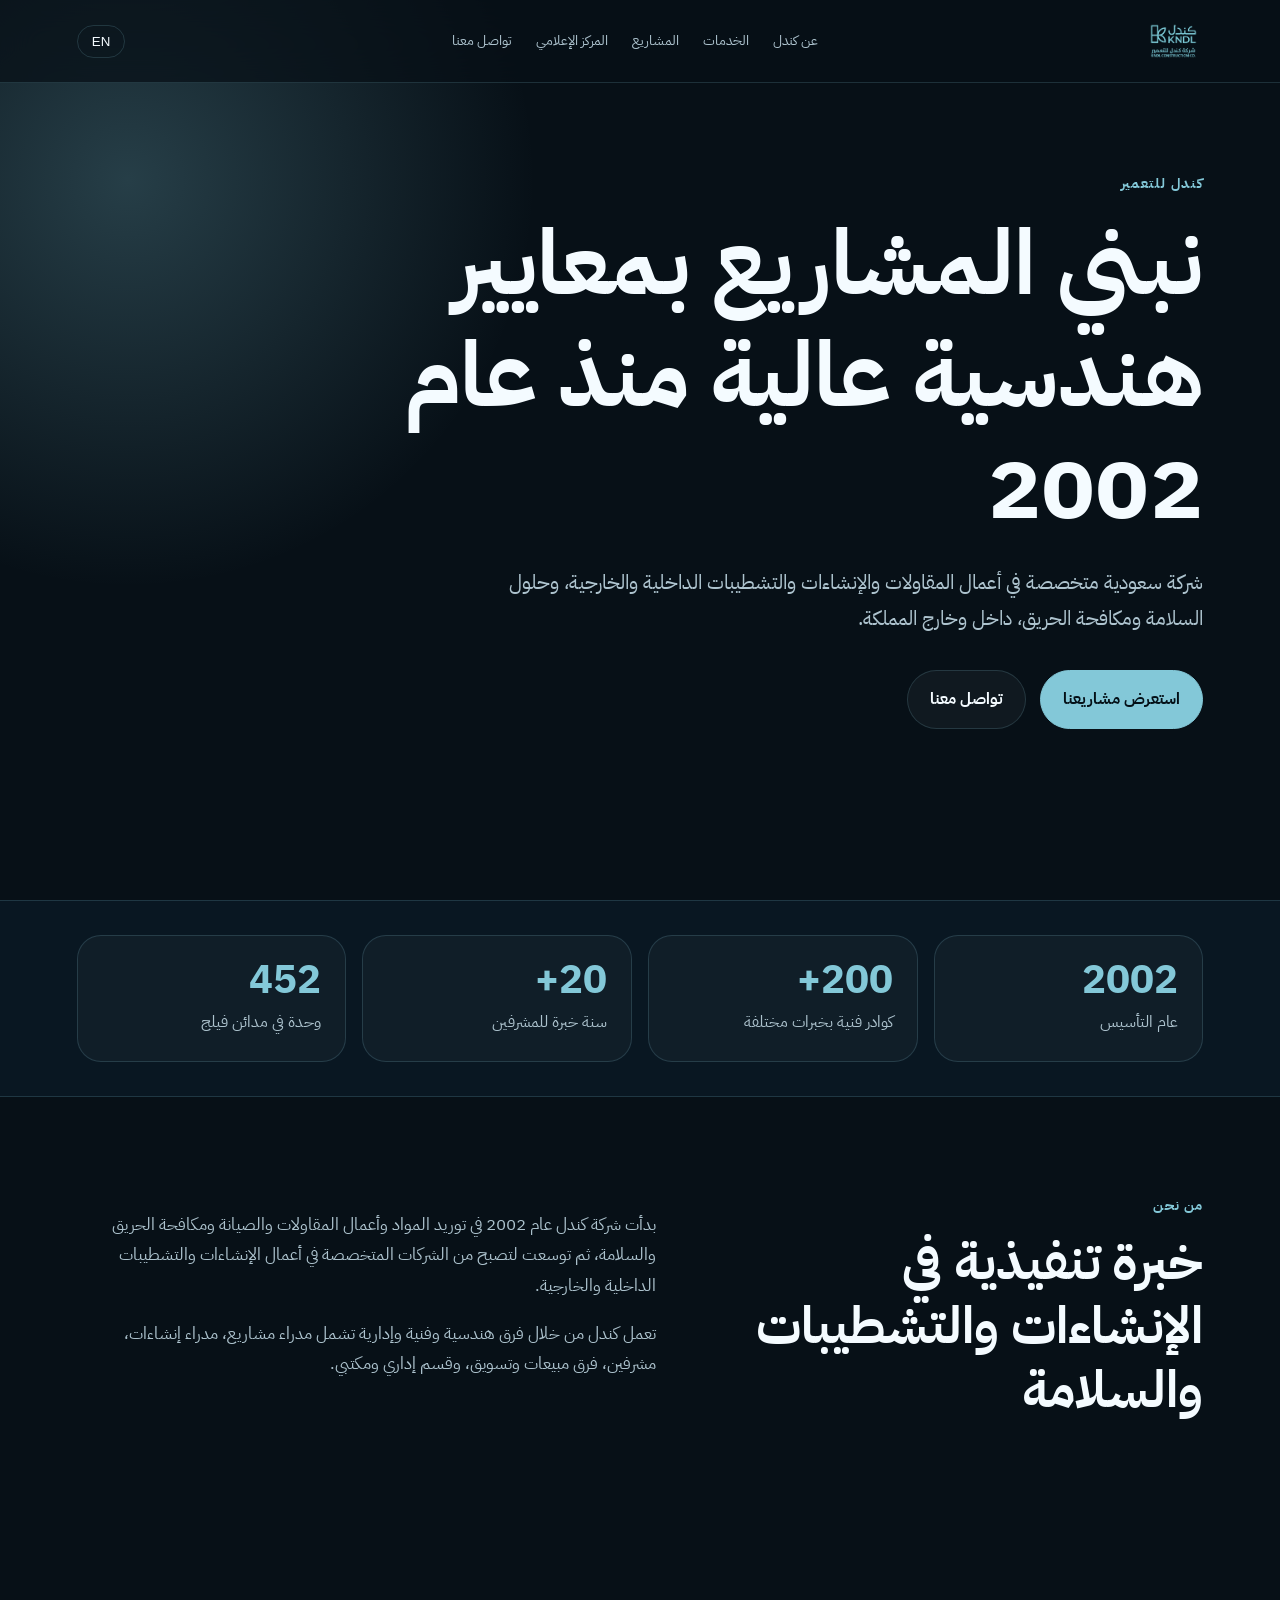
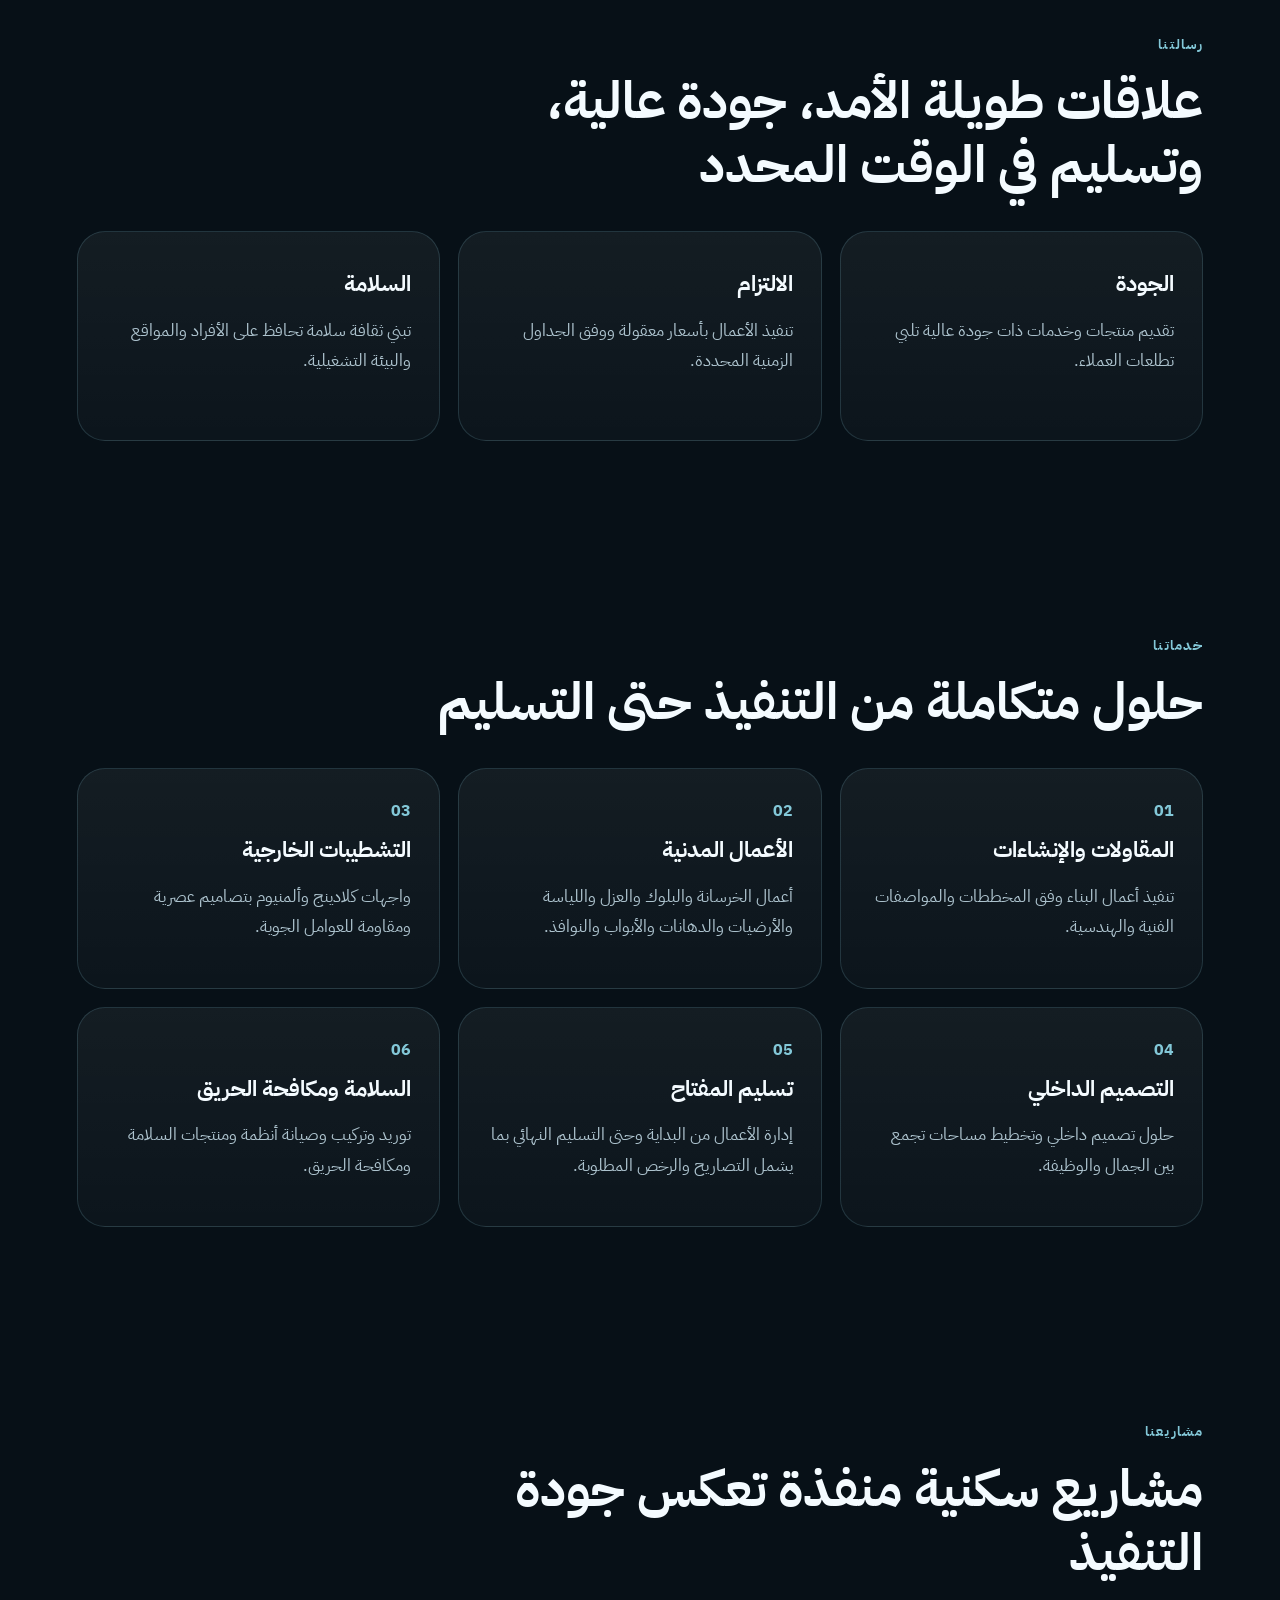
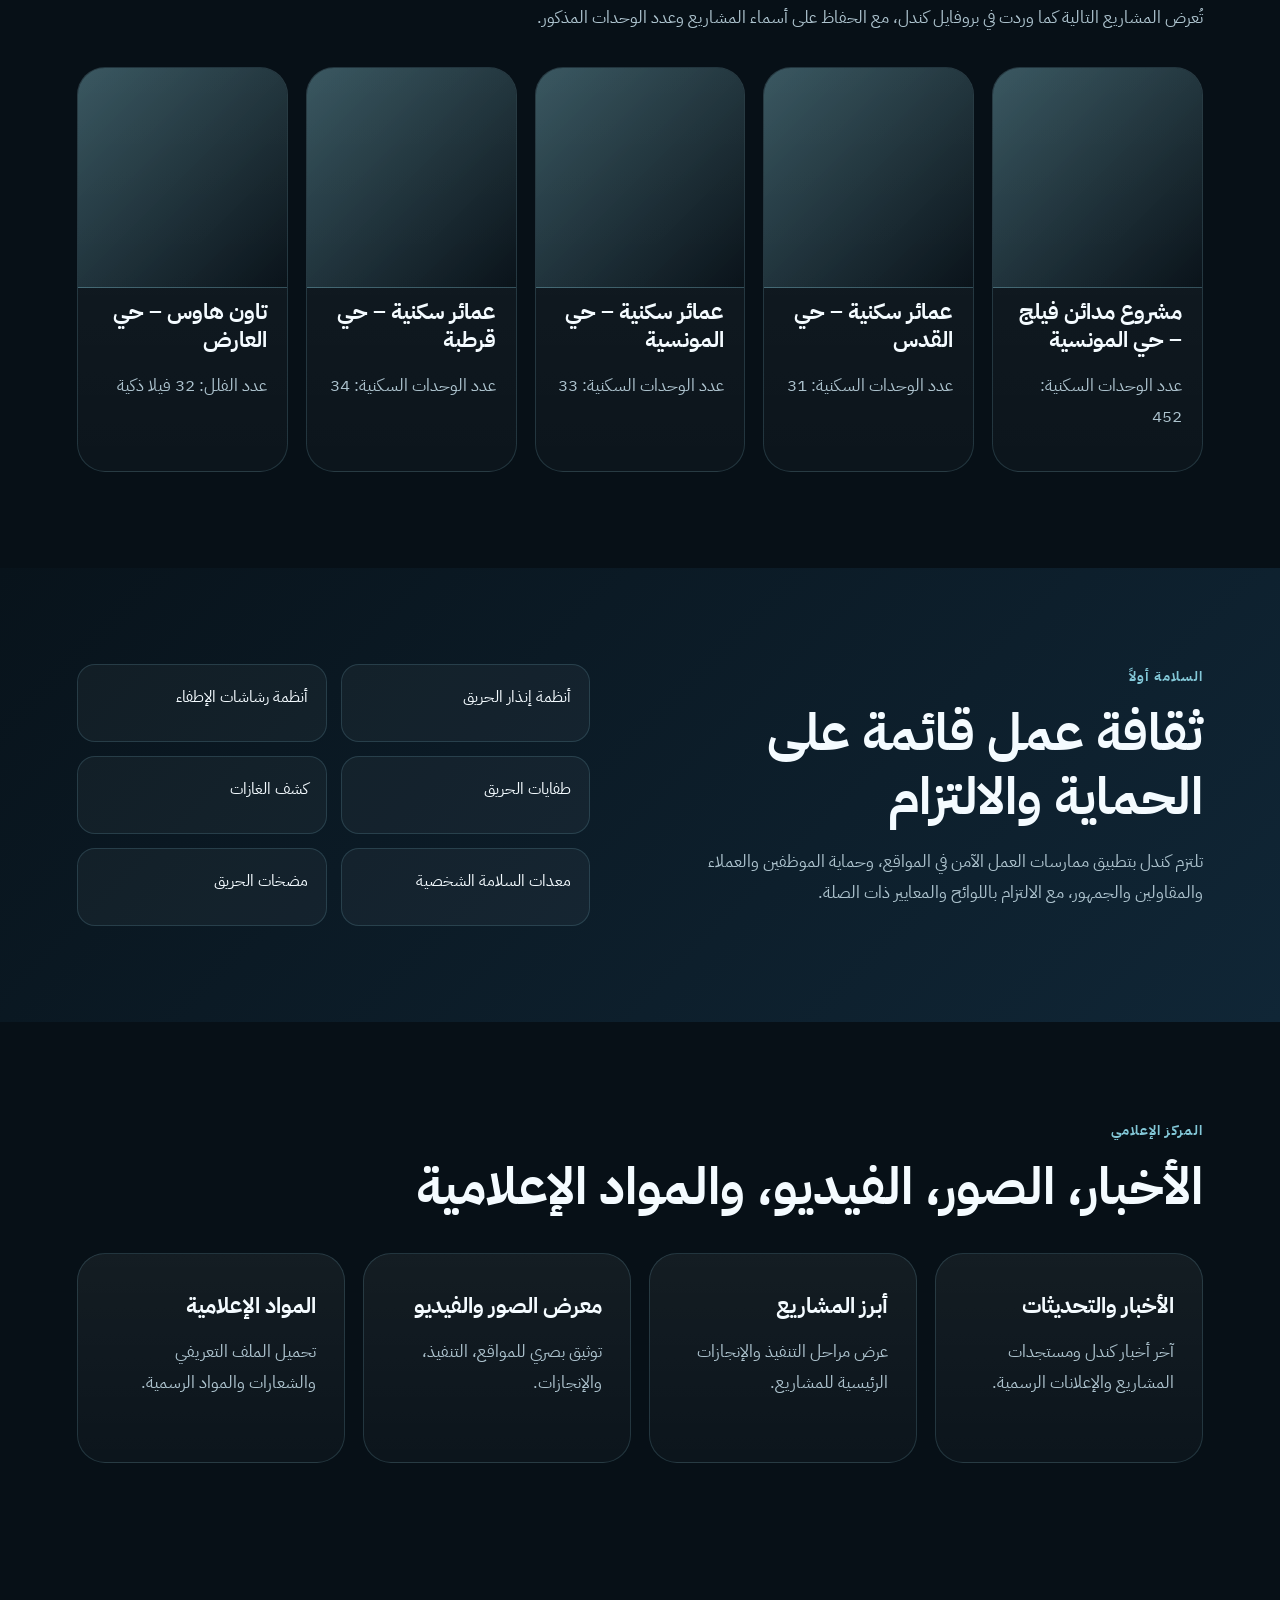
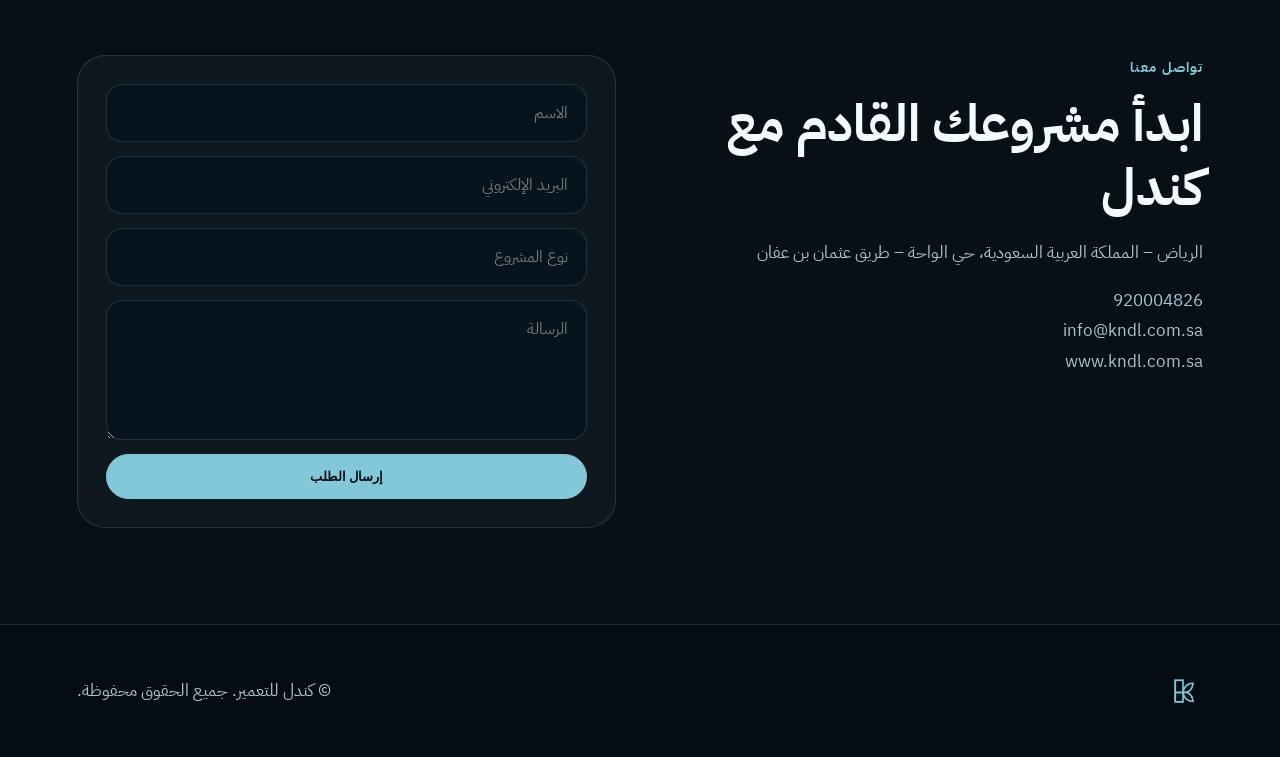
<file: KNDL_Website_Prototype/kndl_website_prototype/index.html>
<!DOCTYPE html>
<html lang="ar" dir="rtl">
<head>
  <meta charset="UTF-8" />
  <meta name="viewport" content="width=device-width, initial-scale=1.0" />
  <title>KNDL Construction | كندل للتعمير</title>
  <meta name="description" content="KNDL Construction is a Saudi construction company specializing in contracting, finishing, civil works, turnkey delivery, and fire & safety systems." />
  <link rel="stylesheet" href="styles.css" />
</head>
<body>
  <header class="site-header">
    <a class="brand" href="#home">
      <img src="assets/kndl-logo.png" alt="KNDL Logo" />
    </a>
    <nav>
      <a href="#about" data-ar="عن كندل" data-en="About">عن كندل</a>
      <a href="#services" data-ar="الخدمات" data-en="Services">الخدمات</a>
      <a href="#projects" data-ar="المشاريع" data-en="Projects">المشاريع</a>
      <a href="#media" data-ar="المركز الإعلامي" data-en="Media">المركز الإعلامي</a>
      <a href="#contact" data-ar="تواصل معنا" data-en="Contact">تواصل معنا</a>
    </nav>
    <button class="lang-toggle" id="langToggle">EN</button>
  </header>

  <main id="home">
    <section class="hero section">
      <div class="hero-overlay"></div>
      <div class="hero-content">
        <p class="eyebrow" data-ar="كندل للتعمير" data-en="KNDL Construction">كندل للتعمير</p>
        <h1 data-ar="نبني المشاريع بمعايير هندسية عالية منذ عام 2002" data-en="Building Excellence Since 2002">نبني المشاريع بمعايير هندسية عالية منذ عام 2002</h1>
        <p class="hero-text" data-ar="شركة سعودية متخصصة في أعمال المقاولات والإنشاءات والتشطيبات الداخلية والخارجية، وحلول السلامة ومكافحة الحريق، داخل وخارج المملكة." data-en="A Saudi construction company specialized in contracting, construction works, interior and exterior finishing, and fire & safety solutions across Saudi Arabia and beyond.">شركة سعودية متخصصة في أعمال المقاولات والإنشاءات والتشطيبات الداخلية والخارجية، وحلول السلامة ومكافحة الحريق، داخل وخارج المملكة.</p>
        <div class="actions">
          <a class="btn primary" href="#projects" data-ar="استعرض مشاريعنا" data-en="View Projects">استعرض مشاريعنا</a>
          <a class="btn secondary" href="#contact" data-ar="تواصل معنا" data-en="Contact Us">تواصل معنا</a>
        </div>
      </div>
    </section>

    <section class="stats section">
      <div><strong>2002</strong><span data-ar="عام التأسيس" data-en="Established">عام التأسيس</span></div>
      <div><strong>200+</strong><span data-ar="كوادر فنية بخبرات مختلفة" data-en="Technical workforce">كوادر فنية بخبرات مختلفة</span></div>
      <div><strong>20+</strong><span data-ar="سنة خبرة للمشرفين" data-en="Years supervisor experience">سنة خبرة للمشرفين</span></div>
      <div><strong>452</strong><span data-ar="وحدة في مدائن فيلج" data-en="Units in Madain Village">وحدة في مدائن فيلج</span></div>
    </section>

    <section id="about" class="section split">
      <div>
        <p class="eyebrow" data-ar="من نحن" data-en="About KNDL">من نحن</p>
        <h2 data-ar="خبرة تنفيذية في الإنشاءات والتشطيبات والسلامة" data-en="Execution expertise in construction, finishing, and safety">خبرة تنفيذية في الإنشاءات والتشطيبات والسلامة</h2>
      </div>
      <div>
        <p data-ar="بدأت شركة كندل عام 2002 في توريد المواد وأعمال المقاولات والصيانة ومكافحة الحريق والسلامة، ثم توسعت لتصبح من الشركات المتخصصة في أعمال الإنشاءات والتشطيبات الداخلية والخارجية." data-en="KNDL started in 2002 in materials supply, contracting, maintenance, fire protection, and safety, then expanded into construction and interior and exterior finishing works.">بدأت شركة كندل عام 2002 في توريد المواد وأعمال المقاولات والصيانة ومكافحة الحريق والسلامة، ثم توسعت لتصبح من الشركات المتخصصة في أعمال الإنشاءات والتشطيبات الداخلية والخارجية.</p>
        <p data-ar="تعمل كندل من خلال فرق هندسية وفنية وإدارية تشمل مدراء مشاريع، مدراء إنشاءات، مشرفين، فرق مبيعات وتسويق، وقسم إداري ومكتبي." data-en="KNDL operates through engineering, technical, and administrative teams including project managers, construction managers, supervisors, sales and marketing teams, and office administration.">تعمل كندل من خلال فرق هندسية وفنية وإدارية تشمل مدراء مشاريع، مدراء إنشاءات، مشرفين، فرق مبيعات وتسويق، وقسم إداري ومكتبي.</p>
      </div>
    </section>

    <section class="section values">
      <div class="section-heading">
        <p class="eyebrow" data-ar="رسالتنا" data-en="Our Mission">رسالتنا</p>
        <h2 data-ar="علاقات طويلة الأمد، جودة عالية، وتسليم في الوقت المحدد" data-en="Long-term partnerships, high quality, and on-time delivery">علاقات طويلة الأمد، جودة عالية، وتسليم في الوقت المحدد</h2>
      </div>
      <div class="cards three">
        <article><h3 data-ar="الجودة" data-en="Quality">الجودة</h3><p data-ar="تقديم منتجات وخدمات ذات جودة عالية تلبي تطلعات العملاء." data-en="Delivering high-quality products and services that meet client expectations.">تقديم منتجات وخدمات ذات جودة عالية تلبي تطلعات العملاء.</p></article>
        <article><h3 data-ar="الالتزام" data-en="Commitment">الالتزام</h3><p data-ar="تنفيذ الأعمال بأسعار معقولة ووفق الجداول الزمنية المحددة." data-en="Executing works at reasonable cost and within defined timelines.">تنفيذ الأعمال بأسعار معقولة ووفق الجداول الزمنية المحددة.</p></article>
        <article><h3 data-ar="السلامة" data-en="Safety">السلامة</h3><p data-ar="تبني ثقافة سلامة تحافظ على الأفراد والمواقع والبيئة التشغيلية." data-en="Adopting a safety culture that protects people, sites, and the working environment.">تبني ثقافة سلامة تحافظ على الأفراد والمواقع والبيئة التشغيلية.</p></article>
      </div>
    </section>

    <section id="services" class="section">
      <div class="section-heading">
        <p class="eyebrow" data-ar="خدماتنا" data-en="Services">خدماتنا</p>
        <h2 data-ar="حلول متكاملة من التنفيذ حتى التسليم" data-en="Integrated solutions from execution to handover">حلول متكاملة من التنفيذ حتى التسليم</h2>
      </div>
      <div class="cards services-grid">
        <article><span>01</span><h3 data-ar="المقاولات والإنشاءات" data-en="Contracting & Construction">المقاولات والإنشاءات</h3><p data-ar="تنفيذ أعمال البناء وفق المخططات والمواصفات الفنية والهندسية." data-en="Executing construction works according to technical and engineering specifications.">تنفيذ أعمال البناء وفق المخططات والمواصفات الفنية والهندسية.</p></article>
        <article><span>02</span><h3 data-ar="الأعمال المدنية" data-en="Civil Works">الأعمال المدنية</h3><p data-ar="أعمال الخرسانة والبلوك والعزل واللياسة والأرضيات والدهانات والأبواب والنوافذ." data-en="Concrete, blockwork, waterproofing, plastering, flooring, painting, doors, and windows.">أعمال الخرسانة والبلوك والعزل واللياسة والأرضيات والدهانات والأبواب والنوافذ.</p></article>
        <article><span>03</span><h3 data-ar="التشطيبات الخارجية" data-en="Exterior Finishing">التشطيبات الخارجية</h3><p data-ar="واجهات كلادينج وألمنيوم بتصاميم عصرية ومقاومة للعوامل الجوية." data-en="Modern cladding and aluminum façade works built for durability and visual quality.">واجهات كلادينج وألمنيوم بتصاميم عصرية ومقاومة للعوامل الجوية.</p></article>
        <article><span>04</span><h3 data-ar="التصميم الداخلي" data-en="Interior Design">التصميم الداخلي</h3><p data-ar="حلول تصميم داخلي وتخطيط مساحات تجمع بين الجمال والوظيفة." data-en="Interior design and space planning solutions balancing aesthetics and function.">حلول تصميم داخلي وتخطيط مساحات تجمع بين الجمال والوظيفة.</p></article>
        <article><span>05</span><h3 data-ar="تسليم المفتاح" data-en="Turnkey Delivery">تسليم المفتاح</h3><p data-ar="إدارة الأعمال من البداية وحتى التسليم النهائي بما يشمل التصاريح والرخص المطلوبة." data-en="Managing works from start to final handover, including required permits and approvals.">إدارة الأعمال من البداية وحتى التسليم النهائي بما يشمل التصاريح والرخص المطلوبة.</p></article>
        <article><span>06</span><h3 data-ar="السلامة ومكافحة الحريق" data-en="Fire & Safety">السلامة ومكافحة الحريق</h3><p data-ar="توريد وتركيب وصيانة أنظمة ومنتجات السلامة ومكافحة الحريق." data-en="Supply, installation, and maintenance of fire and safety systems and products.">توريد وتركيب وصيانة أنظمة ومنتجات السلامة ومكافحة الحريق.</p></article>
      </div>
    </section>

    <section id="projects" class="section projects">
      <div class="section-heading">
        <p class="eyebrow" data-ar="مشاريعنا" data-en="Projects">مشاريعنا</p>
        <h2 data-ar="مشاريع سكنية منفذة تعكس جودة التنفيذ" data-en="Residential projects reflecting execution quality">مشاريع سكنية منفذة تعكس جودة التنفيذ</h2>
        <p data-ar="تُعرض المشاريع التالية كما وردت في بروفايل كندل، مع الحفاظ على أسماء المشاريع وعدد الوحدات المذكور." data-en="The following projects are presented as listed in the KNDL profile, preserving project names and unit counts.">تُعرض المشاريع التالية كما وردت في بروفايل كندل، مع الحفاظ على أسماء المشاريع وعدد الوحدات المذكور.</p>
      </div>
      <div class="project-grid">
        <article class="project-card">
          <div class="project-image p1"></div>
          <h3 data-ar="مشروع مدائن فيلج – حي المونسية" data-en="Madain Village – Al Munsiyah">مشروع مدائن فيلج – حي المونسية</h3>
          <p data-ar="عدد الوحدات السكنية: 452" data-en="Residential units: 452">عدد الوحدات السكنية: 452</p>
        </article>
        <article class="project-card">
          <div class="project-image p2"></div>
          <h3 data-ar="عمائر سكنية – حي القدس" data-en="Residential Buildings – Al Quds">عمائر سكنية – حي القدس</h3>
          <p data-ar="عدد الوحدات السكنية: 31" data-en="Residential units: 31">عدد الوحدات السكنية: 31</p>
        </article>
        <article class="project-card">
          <div class="project-image p3"></div>
          <h3 data-ar="عمائر سكنية – حي المونسية" data-en="Residential Buildings – Al Munsiyah">عمائر سكنية – حي المونسية</h3>
          <p data-ar="عدد الوحدات السكنية: 33" data-en="Residential units: 33">عدد الوحدات السكنية: 33</p>
        </article>
        <article class="project-card">
          <div class="project-image p4"></div>
          <h3 data-ar="عمائر سكنية – حي قرطبة" data-en="Residential Buildings – Qurtubah">عمائر سكنية – حي قرطبة</h3>
          <p data-ar="عدد الوحدات السكنية: 34" data-en="Residential units: 34">عدد الوحدات السكنية: 34</p>
        </article>
        <article class="project-card">
          <div class="project-image p5"></div>
          <h3 data-ar="تاون هاوس – حي العارض" data-en="Townhouses – Al Aridh">تاون هاوس – حي العارض</h3>
          <p data-ar="عدد الفلل: 32 فيلا ذكية" data-en="Villas: 32 smart villas">عدد الفلل: 32 فيلا ذكية</p>
        </article>
      </div>
    </section>

    <section class="section safety">
      <div>
        <p class="eyebrow" data-ar="السلامة أولاً" data-en="Safety First">السلامة أولاً</p>
        <h2 data-ar="ثقافة عمل قائمة على الحماية والالتزام" data-en="A work culture built on protection and commitment">ثقافة عمل قائمة على الحماية والالتزام</h2>
        <p data-ar="تلتزم كندل بتطبيق ممارسات العمل الآمن في المواقع، وحماية الموظفين والعملاء والمقاولين والجمهور، مع الالتزام باللوائح والمعايير ذات الصلة." data-en="KNDL is committed to safe work practices that protect employees, clients, subcontractors, and the public while following relevant regulations and standards.">تلتزم كندل بتطبيق ممارسات العمل الآمن في المواقع، وحماية الموظفين والعملاء والمقاولين والجمهور، مع الالتزام باللوائح والمعايير ذات الصلة.</p>
      </div>
      <div class="safety-list">
        <span data-ar="أنظمة إنذار الحريق" data-en="Fire alarm systems">أنظمة إنذار الحريق</span>
        <span data-ar="أنظمة رشاشات الإطفاء" data-en="Fire sprinkler systems">أنظمة رشاشات الإطفاء</span>
        <span data-ar="طفايات الحريق" data-en="Fire extinguishers">طفايات الحريق</span>
        <span data-ar="كشف الغازات" data-en="Gas detection">كشف الغازات</span>
        <span data-ar="معدات السلامة الشخصية" data-en="Personal safety equipment">معدات السلامة الشخصية</span>
        <span data-ar="مضخات الحريق" data-en="Fire pumps">مضخات الحريق</span>
      </div>
    </section>

    <section id="media" class="section media">
      <div class="section-heading">
        <p class="eyebrow" data-ar="المركز الإعلامي" data-en="Media Center">المركز الإعلامي</p>
        <h2 data-ar="الأخبار، الصور، الفيديو، والمواد الإعلامية" data-en="News, photos, videos, and media resources">الأخبار، الصور، الفيديو، والمواد الإعلامية</h2>
      </div>
      <div class="cards four">
        <article><h3 data-ar="الأخبار والتحديثات" data-en="News & Updates">الأخبار والتحديثات</h3><p data-ar="آخر أخبار كندل ومستجدات المشاريع والإعلانات الرسمية." data-en="Latest KNDL news, project updates, and official announcements.">آخر أخبار كندل ومستجدات المشاريع والإعلانات الرسمية.</p></article>
        <article><h3 data-ar="أبرز المشاريع" data-en="Project Highlights">أبرز المشاريع</h3><p data-ar="عرض مراحل التنفيذ والإنجازات الرئيسية للمشاريع." data-en="Showcasing project progress and key milestones.">عرض مراحل التنفيذ والإنجازات الرئيسية للمشاريع.</p></article>
        <article><h3 data-ar="معرض الصور والفيديو" data-en="Photo & Video Gallery">معرض الصور والفيديو</h3><p data-ar="توثيق بصري للمواقع، التنفيذ، والإنجازات." data-en="Visual documentation of sites, execution, and achievements.">توثيق بصري للمواقع، التنفيذ، والإنجازات.</p></article>
        <article><h3 data-ar="المواد الإعلامية" data-en="Media Resources">المواد الإعلامية</h3><p data-ar="تحميل الملف التعريفي والشعارات والمواد الرسمية." data-en="Download company profile, logos, and approved resources.">تحميل الملف التعريفي والشعارات والمواد الرسمية.</p></article>
      </div>
    </section>

    <section id="contact" class="section contact">
      <div>
        <p class="eyebrow" data-ar="تواصل معنا" data-en="Contact Us">تواصل معنا</p>
        <h2 data-ar="ابدأ مشروعك القادم مع كندل" data-en="Start your next project with KNDL">ابدأ مشروعك القادم مع كندل</h2>
        <p data-ar="الرياض – المملكة العربية السعودية، حي الواحة – طريق عثمان بن عفان" data-en="Riyadh, Saudi Arabia – Al Waha District, Othman Bin Affan Road">الرياض – المملكة العربية السعودية، حي الواحة – طريق عثمان بن عفان</p>
        <p>920004826<br/>info@kndl.com.sa<br/>www.kndl.com.sa</p>
      </div>
      <form>
        <input type="text" data-placeholder-ar="الاسم" data-placeholder-en="Name" placeholder="الاسم" />
        <input type="email" data-placeholder-ar="البريد الإلكتروني" data-placeholder-en="Email" placeholder="البريد الإلكتروني" />
        <input type="text" data-placeholder-ar="نوع المشروع" data-placeholder-en="Project Type" placeholder="نوع المشروع" />
        <textarea data-placeholder-ar="الرسالة" data-placeholder-en="Message" placeholder="الرسالة"></textarea>
        <button type="button" class="btn primary" data-ar="إرسال الطلب" data-en="Submit Inquiry">إرسال الطلب</button>
      </form>
    </section>
  </main>

  <footer>
    <img src="assets/kndl-symbol.png" alt="KNDL Symbol" />
    <p data-ar="© كندل للتعمير. جميع الحقوق محفوظة." data-en="© KNDL Construction. All rights reserved.">© كندل للتعمير. جميع الحقوق محفوظة.</p>
  </footer>

  <script src="script.js"></script>
</body>
</html>
</file>
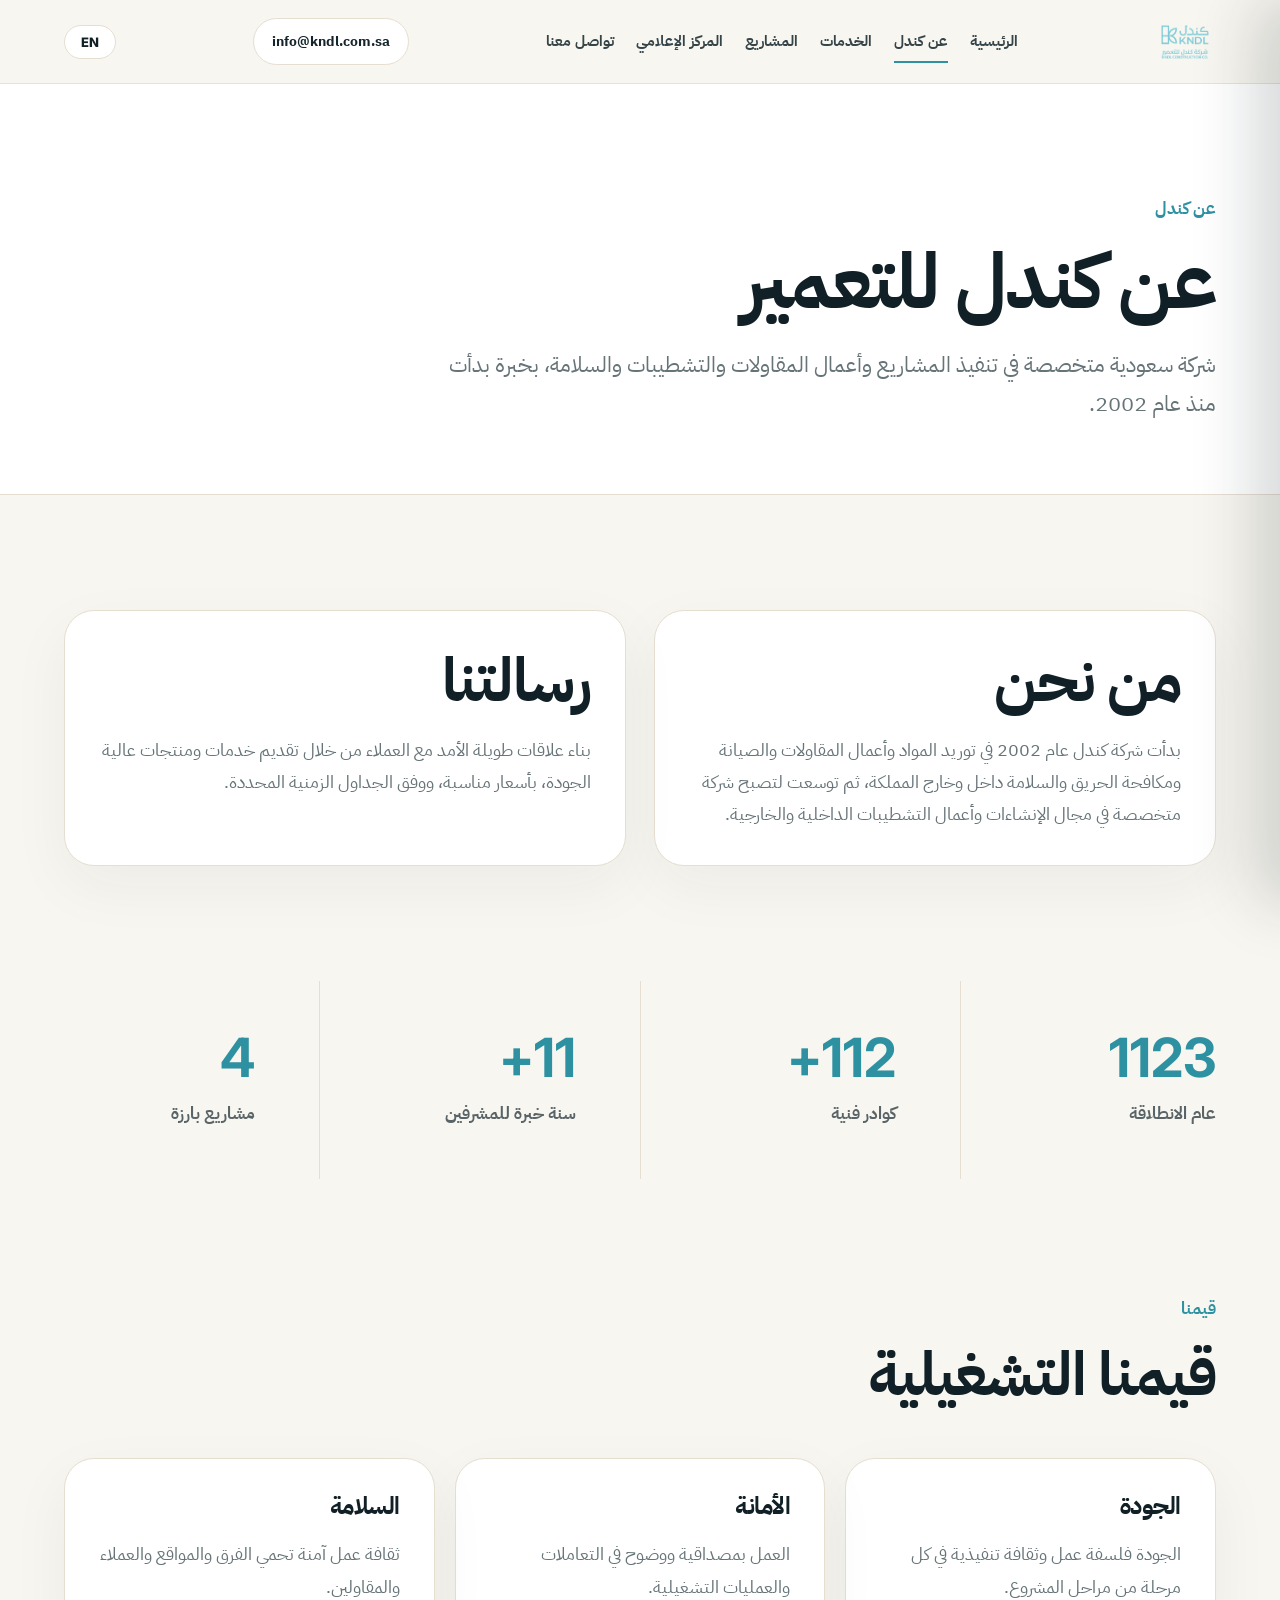
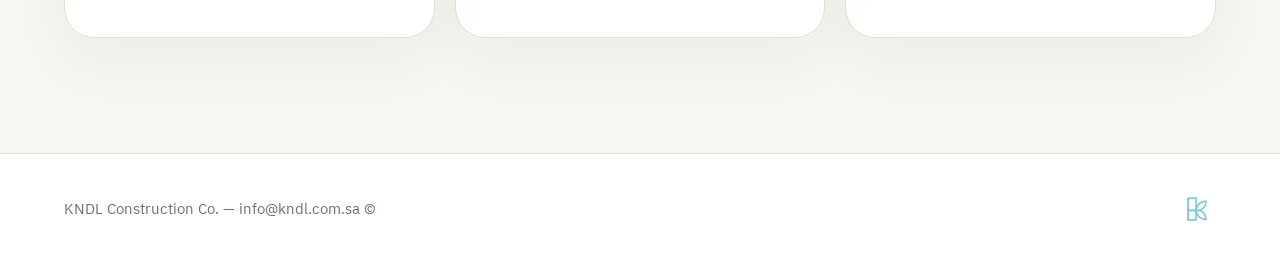
<file: about.html>
<!DOCTYPE html>
<html lang="ar" dir="rtl" class="lang-ar">
<head>
  <meta charset="UTF-8">
  <meta name="viewport" content="width=device-width, initial-scale=1.0">
  <title>عن كندل | KNDL</title>
  <link rel="preconnect" href="https://fonts.googleapis.com">
  <link rel="preconnect" href="https://fonts.gstatic.com" crossorigin>
  <link href="https://fonts.googleapis.com/css2?family=IBM+Plex+Sans+Arabic:wght@400;500;600;700;800&family=Inter:wght@400;500;600;700;800&display=swap" rel="stylesheet">
  <link rel="stylesheet" href="styles.css">
</head>
<body>
  <header class="site-header">
    <a class="logo" href="index.html"><img src="KNDL_Website_Prototype/kndl_website_prototype/assets/kndl-logo.png" alt="KNDL"></a>
    <nav class="nav">
      <a href="index.html"><span data-lang="ar">الرئيسية</span><span data-lang="en">Home</span></a>
      <a class="active" href="about.html"><span data-lang="ar">عن كندل</span><span data-lang="en">About</span></a>
      <a href="services.html"><span data-lang="ar">الخدمات</span><span data-lang="en">Services</span></a>
      <a href="projects.html"><span data-lang="ar">المشاريع</span><span data-lang="en">Projects</span></a>
      <a href="media.html"><span data-lang="ar">المركز الإعلامي</span><span data-lang="en">Media Center</span></a>
      <a href="contact.html"><span data-lang="ar">تواصل معنا</span><span data-lang="en">Contact</span></a>
    </nav>
    <a class="header-cta" href="mailto:info@kndl.com.sa">info@kndl.com.sa</a>
    <button class="lang-toggle" id="langToggle">EN</button>
    <button class="hamburger" aria-label="القائمة" aria-expanded="false">
      <span></span><span></span><span></span>
    </button>
  </header>
  <div class="mobile-overlay"></div>
  <nav class="mobile-nav">
    <a href="index.html"><span data-lang="ar">الرئيسية</span><span data-lang="en">Home</span></a>
    <a href="about.html" class="active"><span data-lang="ar">عن كندل</span><span data-lang="en">About</span></a>
    <a href="services.html"><span data-lang="ar">الخدمات</span><span data-lang="en">Services</span></a>
    <a href="projects.html"><span data-lang="ar">المشاريع</span><span data-lang="en">Projects</span></a>
    <a href="media.html"><span data-lang="ar">المركز الإعلامي</span><span data-lang="en">Media Center</span></a>
    <a href="contact.html"><span data-lang="ar">تواصل معنا</span><span data-lang="en">Contact</span></a>
    <div class="mobile-nav-cta"><a href="mailto:info@kndl.com.sa">info@kndl.com.sa</a></div>
  </nav>

  <main>
    <section class="page-hero reveal">
      <div>
        <span class="eyebrow"><span data-lang="ar">عن كندل</span><span data-lang="en">ABOUT KNDL</span></span>
        <h1><span data-lang="ar">عن كندل للتعمير</span><span data-lang="en">About KNDL Construction</span></h1>
        <p><span data-lang="ar">شركة سعودية متخصصة في تنفيذ المشاريع وأعمال المقاولات والتشطيبات والسلامة، بخبرة بدأت منذ عام 2002.</span><span data-lang="en">A Saudi company specializing in project execution, contracting, fit-out, and safety works, with experience dating back to 2002.</span></p>
      </div>
    </section>

    <section class="section grid-2 reveal">
      <div class="content-card">
        <h2><span data-lang="ar">من نحن</span><span data-lang="en">Who We Are</span></h2>
        <p><span data-lang="ar">بدأت شركة كندل عام 2002 في توريد المواد وأعمال المقاولات والصيانة ومكافحة الحريق والسلامة داخل وخارج المملكة، ثم توسعت لتصبح شركة متخصصة في مجال الإنشاءات وأعمال التشطيبات الداخلية والخارجية.</span><span data-lang="en">KNDL started in 2002 supplying materials, contracting, maintenance, fire protection, and safety works inside and outside the Kingdom, then expanded to become a specialist in construction and interior/exterior fit-out works.</span></p>
      </div>
      <div class="content-card">
        <h2><span data-lang="ar">رسالتنا</span><span data-lang="en">Our Mission</span></h2>
        <p><span data-lang="ar">بناء علاقات طويلة الأمد مع العملاء من خلال تقديم خدمات ومنتجات عالية الجودة، بأسعار مناسبة، ووفق الجداول الزمنية المحددة.</span><span data-lang="en">Building long-term client relationships by delivering high-quality services and products at competitive prices and on agreed timelines.</span></p>
      </div>
    </section>

    <section class="metrics reveal">
      <div><strong data-count="2002">2002</strong><small><span data-lang="ar">عام الانطلاقة</span><span data-lang="en">Founded</span></small></div>
      <div><strong data-count="200+">200+</strong><small><span data-lang="ar">كوادر فنية</span><span data-lang="en">Technical Staff</span></small></div>
      <div><strong data-count="20+">20+</strong><small><span data-lang="ar">سنة خبرة للمشرفين</span><span data-lang="en">Years of Supervisory Experience</span></small></div>
      <div><strong data-count="7">7</strong><small><span data-lang="ar">مشاريع بارزة</span><span data-lang="en">Notable Projects</span></small></div>
    </section>

    <section class="section reveal">
      <div class="section-head">
        <span class="eyebrow"><span data-lang="ar">قيمنا</span><span data-lang="en">VALUES</span></span>
        <h2><span data-lang="ar">قيمنا التشغيلية</span><span data-lang="en">Our Values</span></h2>
      </div>
      <div class="feature-grid">
        <article>
          <h3><span data-lang="ar">الجودة</span><span data-lang="en">Quality</span></h3>
          <p><span data-lang="ar">الجودة فلسفة عمل وثقافة تنفيذية في كل مرحلة من مراحل المشروع.</span><span data-lang="en">Quality is a work philosophy and execution culture at every stage of the project.</span></p>
        </article>
        <article>
          <h3><span data-lang="ar">الأمانة</span><span data-lang="en">Integrity</span></h3>
          <p><span data-lang="ar">العمل بمصداقية ووضوح في التعاملات والعمليات التشغيلية.</span><span data-lang="en">Operating with credibility and transparency in all dealings and operational processes.</span></p>
        </article>
        <article>
          <h3><span data-lang="ar">السلامة</span><span data-lang="en">Safety</span></h3>
          <p><span data-lang="ar">ثقافة عمل آمنة تحمي الفرق والمواقع والعملاء والمقاولين.</span><span data-lang="en">A safe work culture that protects teams, sites, clients, and contractors.</span></p>
        </article>
      </div>
    </section>
  </main>

  <footer class="site-footer">
    <img src="KNDL_Website_Prototype/kndl_website_prototype/assets/kndl-symbol.png" alt="KNDL">
    <p>© KNDL Construction Co. — <a href="mailto:info@kndl.com.sa">info@kndl.com.sa</a></p>
  </footer>
  <script src="script.js"></script>
</body>
</html>
</file>
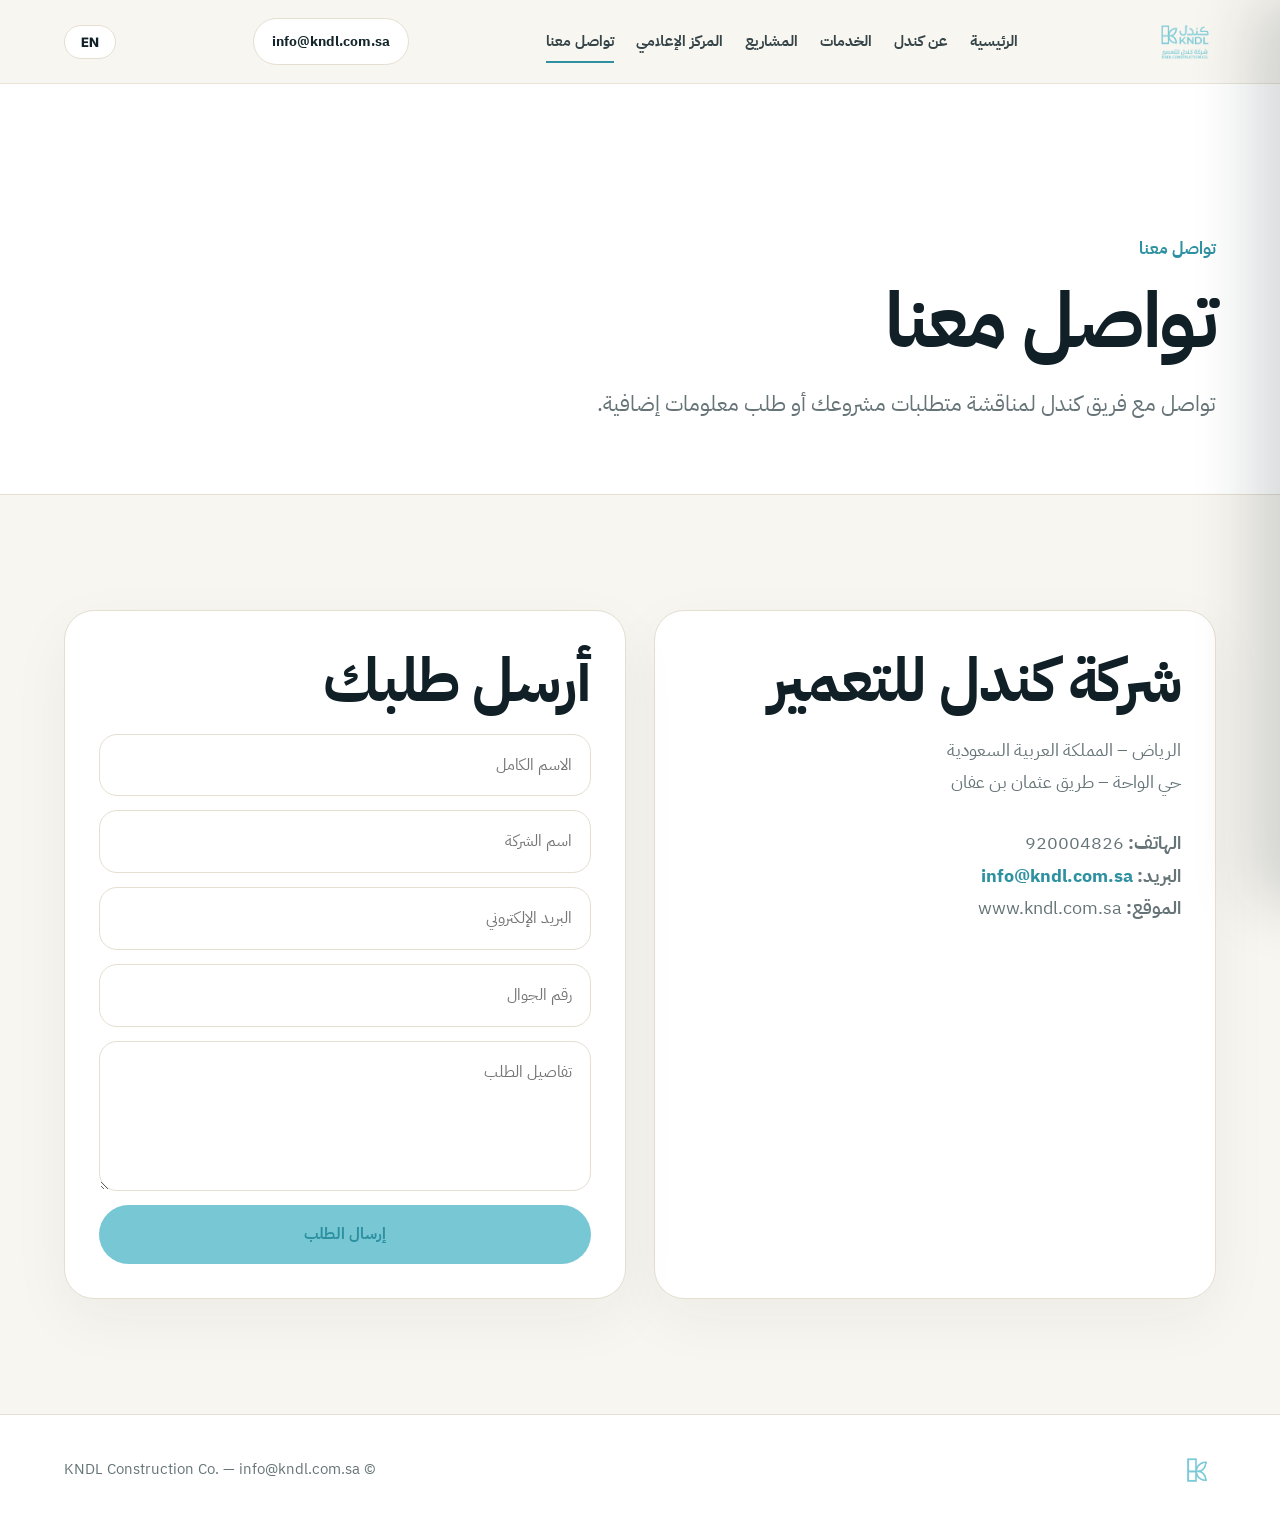
<file: contact.html>
<!DOCTYPE html>
<html lang="ar" dir="rtl" class="lang-ar">
<head>
  <meta charset="UTF-8">
  <meta name="viewport" content="width=device-width, initial-scale=1.0">
  <title>تواصل معنا | KNDL</title>
  <link rel="preconnect" href="https://fonts.googleapis.com">
  <link rel="preconnect" href="https://fonts.gstatic.com" crossorigin>
  <link href="https://fonts.googleapis.com/css2?family=IBM+Plex+Sans+Arabic:wght@400;500;600;700;800&family=Inter:wght@400;500;600;700;800&display=swap" rel="stylesheet">
  <link rel="stylesheet" href="styles.css">
</head>
<body>
  <header class="site-header">
    <a class="logo" href="index.html"><img src="KNDL_Website_Prototype/kndl_website_prototype/assets/kndl-logo.png" alt="KNDL"></a>
    <nav class="nav">
      <a href="index.html"><span data-lang="ar">الرئيسية</span><span data-lang="en">Home</span></a>
      <a href="about.html"><span data-lang="ar">عن كندل</span><span data-lang="en">About</span></a>
      <a href="services.html"><span data-lang="ar">الخدمات</span><span data-lang="en">Services</span></a>
      <a href="projects.html"><span data-lang="ar">المشاريع</span><span data-lang="en">Projects</span></a>
      <a href="media.html"><span data-lang="ar">المركز الإعلامي</span><span data-lang="en">Media Center</span></a>
      <a class="active" href="contact.html"><span data-lang="ar">تواصل معنا</span><span data-lang="en">Contact</span></a>
    </nav>
    <a class="header-cta" href="mailto:info@kndl.com.sa">info@kndl.com.sa</a>
    <button class="lang-toggle" id="langToggle">EN</button>
    <button class="hamburger" aria-label="القائمة" aria-expanded="false">
      <span></span><span></span><span></span>
    </button>
  </header>
  <div class="mobile-overlay"></div>
  <nav class="mobile-nav">
    <a href="index.html"><span data-lang="ar">الرئيسية</span><span data-lang="en">Home</span></a>
    <a href="about.html"><span data-lang="ar">عن كندل</span><span data-lang="en">About</span></a>
    <a href="services.html"><span data-lang="ar">الخدمات</span><span data-lang="en">Services</span></a>
    <a href="projects.html"><span data-lang="ar">المشاريع</span><span data-lang="en">Projects</span></a>
    <a href="media.html"><span data-lang="ar">المركز الإعلامي</span><span data-lang="en">Media Center</span></a>
    <a href="contact.html" class="active"><span data-lang="ar">تواصل معنا</span><span data-lang="en">Contact</span></a>
    <div class="mobile-nav-cta"><a href="mailto:info@kndl.com.sa">info@kndl.com.sa</a></div>
  </nav>

  <main>
    <section class="page-hero reveal">
      <div>
        <span class="eyebrow"><span data-lang="ar">تواصل معنا</span><span data-lang="en">CONTACT US</span></span>
        <h1><span data-lang="ar">تواصل معنا</span><span data-lang="en">Contact Us</span></h1>
        <p><span data-lang="ar">تواصل مع فريق كندل لمناقشة متطلبات مشروعك أو طلب معلومات إضافية.</span><span data-lang="en">Contact the KNDL team to discuss your project requirements or request additional information.</span></p>
      </div>
    </section>

    <section class="section grid-2 reveal">
      <div class="contact-box">
        <h2><span data-lang="ar">شركة كندل للتعمير</span><span data-lang="en">KNDL Construction Co.</span></h2>
        <p><span data-lang="ar">الرياض – المملكة العربية السعودية<br>حي الواحة – طريق عثمان بن عفان</span><span data-lang="en">Riyadh – Kingdom of Saudi Arabia<br>Al Wahah District – Othman bin Affan Road</span></p>
        <br>
        <p>
          <strong><span data-lang="ar">الهاتف:</span><span data-lang="en">Phone:</span></strong> 920004826<br>
          <strong><span data-lang="ar">البريد:</span><span data-lang="en">Email:</span></strong> <a href="mailto:info@kndl.com.sa">info@kndl.com.sa</a><br>
          <strong><span data-lang="ar">الموقع:</span><span data-lang="en">Website:</span></strong> www.kndl.com.sa
        </p>
      </div>
      <div class="contact-box">
        <h2><span data-lang="ar">أرسل طلبك</span><span data-lang="en">Send Your Request</span></h2>
        <form class="form">
          <input placeholder-ar="الاسم الكامل" placeholder-en="Full Name" placeholder="الاسم الكامل">
          <input placeholder-ar="اسم الشركة" placeholder-en="Company Name" placeholder="اسم الشركة">
          <input placeholder-ar="البريد الإلكتروني" placeholder-en="Email Address" placeholder="البريد الإلكتروني">
          <input placeholder-ar="رقم الجوال" placeholder-en="Mobile Number" placeholder="رقم الجوال">
          <textarea placeholder-ar="تفاصيل الطلب" placeholder-en="Request Details" placeholder="تفاصيل الطلب"></textarea>
          <a class="btn primary" href="mailto:info@kndl.com.sa"><span data-lang="ar">إرسال الطلب</span><span data-lang="en">Send Request</span></a>
        </form>
      </div>
    </section>
  </main>

  <footer class="site-footer">
    <img src="KNDL_Website_Prototype/kndl_website_prototype/assets/kndl-symbol.png" alt="KNDL">
    <p>© KNDL Construction Co. — <a href="mailto:info@kndl.com.sa">info@kndl.com.sa</a></p>
  </footer>
  <script src="script.js"></script>
</body>
</html>
</file>
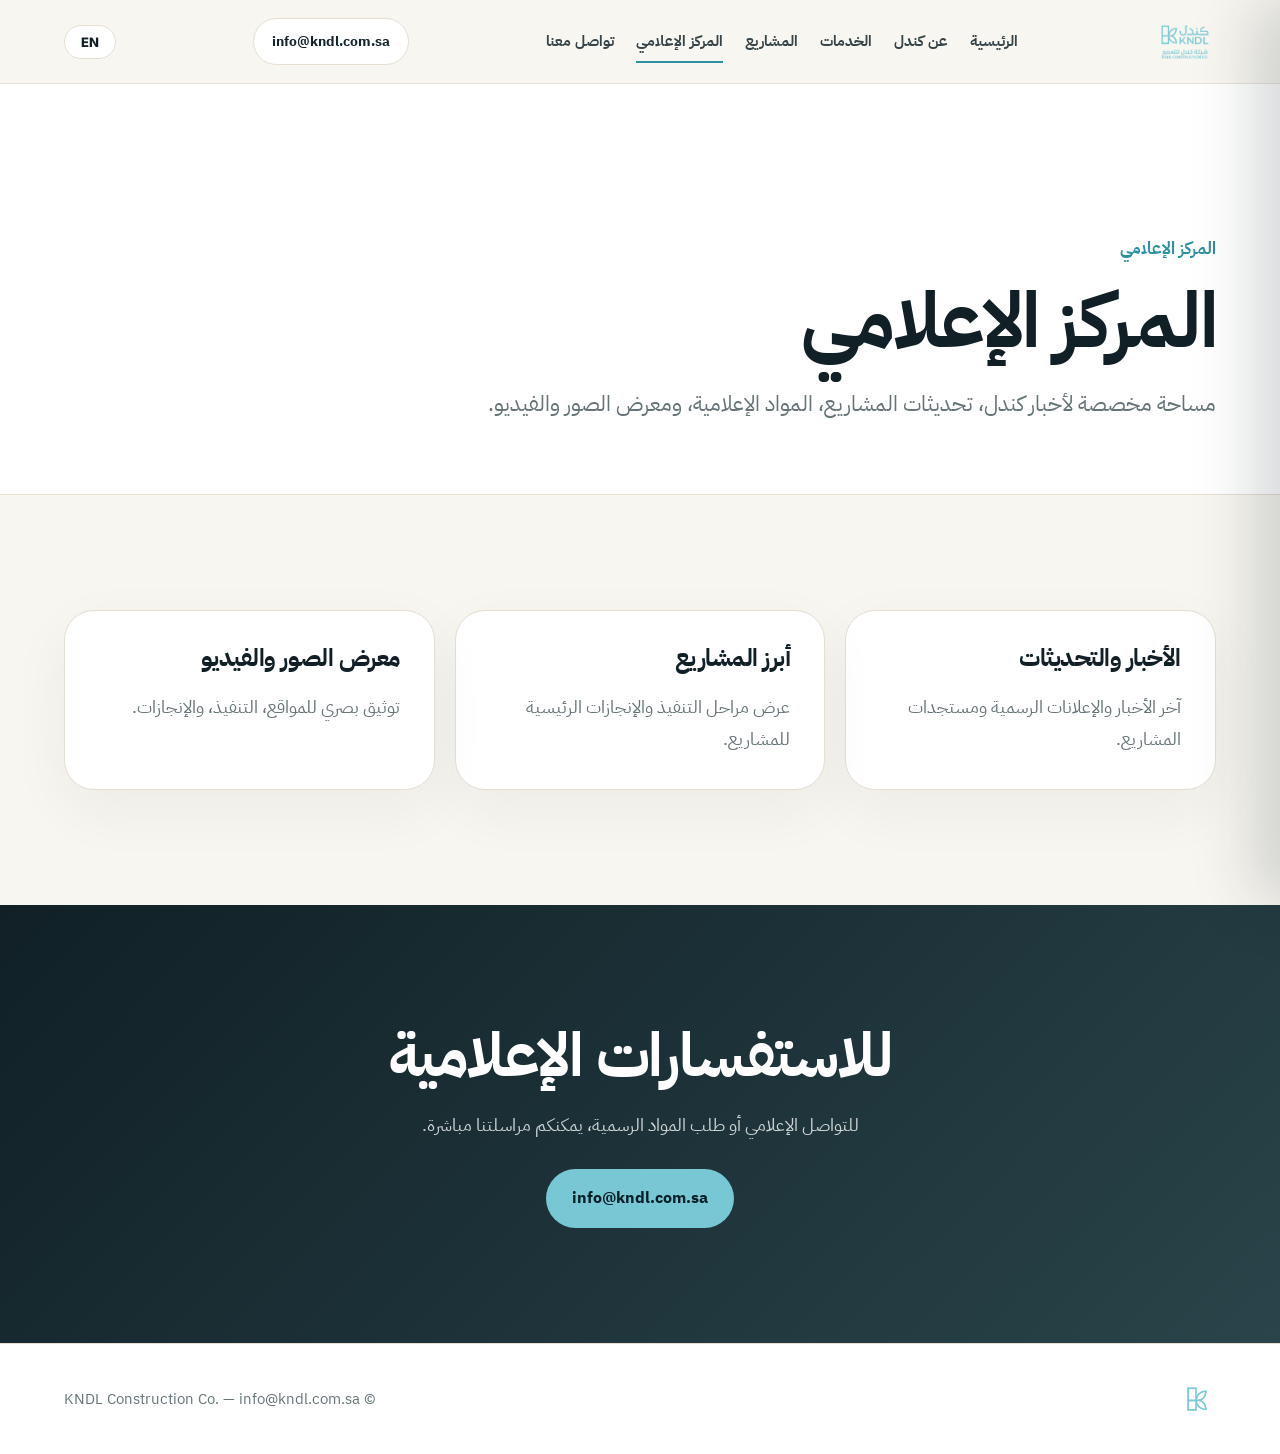
<file: media.html>
<!DOCTYPE html>
<html lang="ar" dir="rtl" class="lang-ar">
<head>
  <meta charset="UTF-8">
  <meta name="viewport" content="width=device-width, initial-scale=1.0">
  <title>المركز الإعلامي | KNDL</title>
  <link rel="preconnect" href="https://fonts.googleapis.com">
  <link rel="preconnect" href="https://fonts.gstatic.com" crossorigin>
  <link href="https://fonts.googleapis.com/css2?family=IBM+Plex+Sans+Arabic:wght@400;500;600;700;800&family=Inter:wght@400;500;600;700;800&display=swap" rel="stylesheet">
  <link rel="stylesheet" href="styles.css">
</head>
<body>
  <header class="site-header">
    <a class="logo" href="index.html"><img src="KNDL_Website_Prototype/kndl_website_prototype/assets/kndl-logo.png" alt="KNDL"></a>
    <nav class="nav">
      <a href="index.html"><span data-lang="ar">الرئيسية</span><span data-lang="en">Home</span></a>
      <a href="about.html"><span data-lang="ar">عن كندل</span><span data-lang="en">About</span></a>
      <a href="services.html"><span data-lang="ar">الخدمات</span><span data-lang="en">Services</span></a>
      <a href="projects.html"><span data-lang="ar">المشاريع</span><span data-lang="en">Projects</span></a>
      <a class="active" href="media.html"><span data-lang="ar">المركز الإعلامي</span><span data-lang="en">Media Center</span></a>
      <a href="contact.html"><span data-lang="ar">تواصل معنا</span><span data-lang="en">Contact</span></a>
    </nav>
    <a class="header-cta" href="mailto:info@kndl.com.sa">info@kndl.com.sa</a>
    <button class="lang-toggle" id="langToggle">EN</button>
    <button class="hamburger" aria-label="القائمة" aria-expanded="false">
      <span></span><span></span><span></span>
    </button>
  </header>
  <div class="mobile-overlay"></div>
  <nav class="mobile-nav">
    <a href="index.html"><span data-lang="ar">الرئيسية</span><span data-lang="en">Home</span></a>
    <a href="about.html"><span data-lang="ar">عن كندل</span><span data-lang="en">About</span></a>
    <a href="services.html"><span data-lang="ar">الخدمات</span><span data-lang="en">Services</span></a>
    <a href="projects.html"><span data-lang="ar">المشاريع</span><span data-lang="en">Projects</span></a>
    <a href="media.html" class="active"><span data-lang="ar">المركز الإعلامي</span><span data-lang="en">Media Center</span></a>
    <a href="contact.html"><span data-lang="ar">تواصل معنا</span><span data-lang="en">Contact</span></a>
    <div class="mobile-nav-cta"><a href="mailto:info@kndl.com.sa">info@kndl.com.sa</a></div>
  </nav>

  <main>
    <section class="page-hero reveal">
      <div>
        <span class="eyebrow"><span data-lang="ar">المركز الإعلامي</span><span data-lang="en">MEDIA CENTER</span></span>
        <h1><span data-lang="ar">المركز الإعلامي</span><span data-lang="en">Media Center</span></h1>
        <p><span data-lang="ar">مساحة مخصصة لأخبار كندل، تحديثات المشاريع، المواد الإعلامية، ومعرض الصور والفيديو.</span><span data-lang="en">A dedicated space for KNDL news, project updates, media materials, and photo and video gallery.</span></p>
      </div>
    </section>

    <section class="section reveal">
      <div class="feature-grid">
        <article>
          <h3><span data-lang="ar">الأخبار والتحديثات</span><span data-lang="en">News &amp; Updates</span></h3>
          <p><span data-lang="ar">آخر الأخبار والإعلانات الرسمية ومستجدات المشاريع.</span><span data-lang="en">Latest news, official announcements, and project developments.</span></p>
        </article>
        <article>
          <h3><span data-lang="ar">أبرز المشاريع</span><span data-lang="en">Featured Projects</span></h3>
          <p><span data-lang="ar">عرض مراحل التنفيذ والإنجازات الرئيسية للمشاريع.</span><span data-lang="en">Showcasing execution phases and key project milestones.</span></p>
        </article>
        <article>
          <h3><span data-lang="ar">معرض الصور والفيديو</span><span data-lang="en">Photo &amp; Video Gallery</span></h3>
          <p><span data-lang="ar">توثيق بصري للمواقع، التنفيذ، والإنجازات.</span><span data-lang="en">Visual documentation of sites, execution, and achievements.</span></p>
        </article>
      </div>
    </section>

    <section class="cta section reveal">
      <h2><span data-lang="ar">للاستفسارات الإعلامية</span><span data-lang="en">Media Inquiries</span></h2>
      <p><span data-lang="ar">للتواصل الإعلامي أو طلب المواد الرسمية، يمكنكم مراسلتنا مباشرة.</span><span data-lang="en">For media contact or to request official materials, you can reach us directly.</span></p>
      <a class="btn primary" href="mailto:info@kndl.com.sa">info@kndl.com.sa</a>
    </section>
  </main>

  <footer class="site-footer">
    <img src="KNDL_Website_Prototype/kndl_website_prototype/assets/kndl-symbol.png" alt="KNDL">
    <p>© KNDL Construction Co. — <a href="mailto:info@kndl.com.sa">info@kndl.com.sa</a></p>
  </footer>
  <script src="script.js"></script>
</body>
</html>
</file>
<file: KNDL_Website_Prototype/kndl_website_prototype/styles.css>
@import url('https://fonts.googleapis.com/css2?family=Inter:wght@400;500;600;700;800&family=IBM+Plex+Sans+Arabic:wght@400;500;600;700&display=swap');

:root{
  --bg:#071017;
  --panel:#0c1822;
  --panel2:#102433;
  --blue:#83c8d8;
  --blue2:#3ea9c1;
  --text:#f4fbff;
  --muted:#adc3ce;
  --line:rgba(131,200,216,.18);
}
*{box-sizing:border-box}
html{scroll-behavior:smooth}
body{
  margin:0;
  background:var(--bg);
  color:var(--text);
  font-family:'IBM Plex Sans Arabic','Inter',sans-serif;
  line-height:1.8;
}
body[dir="ltr"]{font-family:'Inter','IBM Plex Sans Arabic',sans-serif}
a{color:inherit;text-decoration:none}
.site-header{
  position:fixed;top:0;left:0;right:0;z-index:20;
  display:flex;align-items:center;justify-content:space-between;
  padding:18px 6vw;
  background:rgba(7,16,23,.72);
  backdrop-filter:blur(18px);
  border-bottom:1px solid var(--line);
}
.brand img{height:46px;width:auto;display:block}
nav{display:flex;gap:24px;align-items:center}
nav a{font-size:14px;color:var(--muted)}
nav a:hover{color:var(--blue)}
.lang-toggle{
  border:1px solid var(--line);background:transparent;color:var(--text);
  padding:8px 14px;border-radius:999px;cursor:pointer
}
.section{padding:96px 6vw}
.hero{
  min-height:100vh;
  display:flex;align-items:center;
  position:relative;overflow:hidden;
  background:
    radial-gradient(circle at 10% 20%, rgba(131,200,216,.25), transparent 30%),
    linear-gradient(135deg, rgba(7,16,23,.75), rgba(7,16,23,.98)),
    url('https://images.unsplash.com/photo-1486406146926-c627a92ad1ab?q=80&w=1600&auto=format&fit=crop');
  background-size:cover;background-position:center;
}
.hero:after{
  content:"";position:absolute;inset:auto -10% -20% -10%;height:45%;
  background:linear-gradient(0deg,var(--bg),transparent)
}
.hero-content{position:relative;z-index:2;max-width:850px}
.eyebrow{
  color:var(--blue);font-weight:700;letter-spacing:.08em;text-transform:uppercase;
  margin:0 0 12px;font-size:14px
}
h1,h2,h3{line-height:1.25;margin:0 0 18px}
h1{font-size:clamp(42px,7vw,92px);max-width:950px}
h2{font-size:clamp(28px,4vw,54px)}
h3{font-size:22px}
p{color:var(--muted);font-size:17px}
.hero-text{font-size:20px;max-width:720px}
.actions{display:flex;gap:14px;flex-wrap:wrap;margin-top:34px}
.btn{
  display:inline-flex;align-items:center;justify-content:center;
  padding:14px 22px;border-radius:999px;font-weight:700;border:1px solid var(--line);
}
.primary{background:var(--blue);color:#041017;border-color:var(--blue)}
.secondary{background:rgba(255,255,255,.04);color:var(--text)}
.stats{
  display:grid;grid-template-columns:repeat(4,1fr);gap:16px;padding-top:34px;padding-bottom:34px;
  background:#091722;border-top:1px solid var(--line);border-bottom:1px solid var(--line)
}
.stats div{
  padding:24px;border:1px solid var(--line);border-radius:24px;background:rgba(255,255,255,.03)
}
.stats strong{display:block;font-size:40px;color:var(--blue);line-height:1}
.stats span{display:block;color:var(--muted);margin-top:8px}
.split{
  display:grid;grid-template-columns:1fr 1.2fr;gap:64px;align-items:start
}
.section-heading{max-width:820px;margin-bottom:34px}
.cards,.project-grid{
  display:grid;gap:18px
}
.three{grid-template-columns:repeat(3,1fr)}
.four{grid-template-columns:repeat(4,1fr)}
.services-grid{grid-template-columns:repeat(3,1fr)}
.cards article,.project-card{
  background:linear-gradient(180deg,rgba(255,255,255,.055),rgba(255,255,255,.025));
  border:1px solid var(--line);
  border-radius:28px;
  padding:28px;
  min-height:210px;
}
.cards article span{color:var(--blue);font-weight:800}
.cards article h3,.project-card h3{margin-top:10px}
.project-grid{grid-template-columns:repeat(5,1fr)}
.project-card{padding:0;overflow:hidden}
.project-card h3,.project-card p{padding:0 20px}
.project-card p{padding-bottom:22px}
.project-image{
  height:220px;background-size:cover;background-position:center;
  border-bottom:1px solid var(--line)
}
.p1{background:linear-gradient(135deg,rgba(131,200,216,.35),rgba(7,16,23,.65)),url('https://images.unsplash.com/photo-1494526585095-c41746248156?q=80&w=900&auto=format&fit=crop')}
.p2{background:linear-gradient(135deg,rgba(131,200,216,.35),rgba(7,16,23,.65)),url('https://images.unsplash.com/photo-1518005020951-eccb494ad742?q=80&w=900&auto=format&fit=crop')}
.p3{background:linear-gradient(135deg,rgba(131,200,216,.35),rgba(7,16,23,.65)),url('https://images.unsplash.com/photo-1486406146926-c627a92ad1ab?q=80&w=900&auto=format&fit=crop')}
.p4{background:linear-gradient(135deg,rgba(131,200,216,.35),rgba(7,16,23,.65)),url('https://images.unsplash.com/photo-1487958449943-2429e8be8625?q=80&w=900&auto=format&fit=crop')}
.p5{background:linear-gradient(135deg,rgba(131,200,216,.35),rgba(7,16,23,.65)),url('https://images.unsplash.com/photo-1600607687920-4e2a09cf159d?q=80&w=900&auto=format&fit=crop')}
.safety{
  display:grid;grid-template-columns:1.1fr 1fr;gap:48px;background:linear-gradient(135deg,#08131b,#102636)
}
.safety-list{display:grid;grid-template-columns:1fr 1fr;gap:14px}
.safety-list span{
  border:1px solid var(--line);padding:18px;border-radius:18px;background:rgba(255,255,255,.04);color:var(--text)
}
.contact{
  display:grid;grid-template-columns:1fr 1fr;gap:48px
}
form{
  display:grid;gap:14px;background:rgba(255,255,255,.035);border:1px solid var(--line);
  border-radius:28px;padding:28px
}
input,textarea{
  width:100%;padding:16px 18px;border-radius:16px;border:1px solid var(--line);
  background:#08141d;color:var(--text);font-family:inherit;font-size:16px
}
textarea{min-height:140px;resize:vertical}
footer{
  display:flex;align-items:center;justify-content:space-between;gap:20px;
  padding:34px 6vw;border-top:1px solid var(--line);background:#050d13
}
footer img{height:42px;width:auto}

@media(max-width:1100px){
  .project-grid{grid-template-columns:repeat(2,1fr)}
  .services-grid,.three,.four{grid-template-columns:repeat(2,1fr)}
}
@media(max-width:760px){
  .site-header{padding:14px 4vw}
  nav{display:none}
  .section{padding:72px 5vw}
  .hero{min-height:92vh}
  .stats,.split,.services-grid,.three,.four,.project-grid,.safety,.contact{grid-template-columns:1fr}
  footer{flex-direction:column;text-align:center}
}
</file>
<file: styles.css>
:root{--bg:#f8f6f0;--paper:#fff;--text:#14252b;--muted:#667478;--line:#e5ded1;--blue:#78c7d5;--blue-dark:#2e91a1;--brown:#7b3218;--charcoal:#102026;--sand:#d9c8ad}*{box-sizing:border-box}html{scroll-behavior:smooth}body{margin:0;background:var(--bg);color:var(--text);font-family:'IBM Plex Sans Arabic','Inter',sans-serif;line-height:1.8}a{text-decoration:none;color:inherit}img{max-width:100%;display:block}.site-header{position:fixed;top:0;left:0;right:0;z-index:99;height:84px;padding:0 5vw;display:flex;align-items:center;justify-content:space-between;gap:24px;background:rgba(248,246,240,.94);backdrop-filter:blur(18px);border-bottom:1px solid rgba(229,222,209,.8)}.logo img{height:48px;width:auto}.nav{display:flex;gap:22px;font-size:15px;font-weight:700;color:#354449}.nav a{padding:28px 0;position:relative}.nav a:after{content:"";position:absolute;right:0;bottom:20px;width:0;height:2px;background:var(--blue-dark);transition:.25s}.nav a:hover:after,.nav a.active:after{width:100%}.header-cta{padding:10px 18px;border:1px solid var(--line);border-radius:999px;background:#fff;font-size:14px;font-weight:800}.video-hero{height:100vh;min-height:760px;position:relative;overflow:hidden;display:flex;align-items:flex-end}.hero-bg{position:absolute;inset:0;background-image:url('https://images.unsplash.com/photo-1518005020951-eccb494ad742?q=80&w=1800&auto=format&fit=crop');background-size:cover;background-position:center}.video-overlay{position:absolute;inset:0;background:linear-gradient(90deg,rgba(16,32,38,.25),rgba(16,32,38,.85)),linear-gradient(0deg,rgba(16,32,38,.75),rgba(16,32,38,.08) 55%)}.hero-panel{position:relative;z-index:2;width:min(940px,90vw);margin:0 auto 12vh 5vw;color:#fff}.lang-ar .hero-panel{margin:0 5vw 12vh auto}.hero-badges{position:absolute;inset-inline-start:5vw;bottom:6vh;z-index:3;display:flex;gap:18px;flex-wrap:wrap}.hero-badges span{color:rgba(255,255,255,.75);font-size:13px;font-weight:700;letter-spacing:.04em}.eyebrow{display:inline-block;font-family:'Inter',sans-serif;font-size:13px;letter-spacing:.1em;text-transform:uppercase;font-weight:800;color:var(--blue-dark);margin-bottom:14px}.lang-ar .eyebrow{font-family:'IBM Plex Sans Arabic',sans-serif;font-size:17px;letter-spacing:0;text-transform:none;font-weight:700}.lang-ar .wide-card span,.lang-ar .mag-text .eyebrow,.lang-ar .project-card span{text-transform:none;letter-spacing:0;font-size:15px}.eyebrow.light{color:var(--blue)}h1,h2,h3{margin:0 0 18px;line-height:1.15;letter-spacing:-.02em}h1{font-size:clamp(48px,7.5vw,102px);max-width:920px;color:#fff}h2{font-size:clamp(30px,4.8vw,64px);color:var(--charcoal)}h3{font-size:24px;color:var(--charcoal)}p{font-size:18px;color:var(--muted);margin:0}.hero-panel p{font-size:23px;max-width:790px;color:rgba(255,255,255,.88)}.actions{display:flex;gap:14px;margin-top:34px;flex-wrap:wrap}.btn{display:inline-flex;align-items:center;justify-content:center;padding:14px 25px;border-radius:999px;font-weight:800;border:1px solid transparent;transition:.25s}.primary{background:var(--blue);color:#062027}.primary:hover{background:var(--blue-dark);color:#fff;transform:translateY(-2px)}.ghost{background:rgba(255,255,255,.13);border-color:rgba(255,255,255,.35);color:#fff}.ghost:hover{background:#fff;color:var(--charcoal)}.section{padding:115px 5vw}.editorial{display:grid;grid-template-columns:1fr 1.05fr;gap:80px;background:#fff;align-items:center}.editorial-title h2{max-width:720px}.editorial-text p{font-size:25px;color:#39464a}.metrics{display:grid;grid-template-columns:repeat(4,1fr);gap:1px;background:var(--line)}.metrics div{background:#f8f6f0;padding:50px 5vw 50px 34px}.metrics strong{font-family:'Inter',sans-serif;display:block;font-size:54px;line-height:1;color:var(--blue-dark);margin-bottom:14px}.metrics small{font-size:17px;color:#596468;font-weight:800}.section-head{max-width:880px;margin-bottom:48px}.section-head.center{text-align:center;margin-inline:auto}.section-head.center p{margin:auto}.section-head p{max-width:760px}.icon-grid{display:grid;grid-template-columns:repeat(3,1fr);gap:22px}.icon-grid article{background:#fff;border:1px solid var(--line);border-radius:34px;padding:34px;min-height:285px;box-shadow:0 20px 60px rgba(16,32,38,.06);transition:.25s}.icon-grid article:hover{transform:translateY(-6px);box-shadow:0 28px 90px rgba(16,32,38,.11)}.icon{width:66px;height:66px;border-radius:22px;background:#eef8fa;display:flex;align-items:center;justify-content:center;margin-bottom:28px;border:1px solid rgba(120,199,213,.35)}.icon svg{width:34px;height:34px;stroke:var(--blue-dark);stroke-width:1.8;fill:none;stroke-linecap:round;stroke-linejoin:round}.icon-grid article:hover .icon{background:var(--blue);border-color:var(--blue)}.icon-grid article:hover .icon svg{stroke:#fff}.showcase{padding:115px 5vw;background:#fff;display:grid;grid-template-columns:.75fr 1.25fr;gap:48px;align-items:start}.showcase-copy{position:sticky;top:120px}.showcase-copy p{margin-bottom:28px}.showcase-grid{display:grid;gap:22px}.wide-card{position:relative;min-height:520px;border-radius:38px;overflow:hidden;background:#ddd;display:flex;align-items:flex-end;box-shadow:0 24px 70px rgba(16,32,38,.13)}.wide-card img{position:absolute;inset:0;width:100%;height:100%;object-fit:cover;transition:.55s}.wide-card:after{content:"";position:absolute;inset:0;background:linear-gradient(0deg,rgba(16,32,38,.76),transparent 65%)}.wide-card div{position:relative;z-index:2;color:#fff;padding:34px}.wide-card span{display:block;color:var(--blue);font-weight:900;text-transform:uppercase;letter-spacing:.08em;font-size:12px}.wide-card h3{font-size:42px;color:#fff}.wide-card:hover img{transform:scale(1.06)}.text-link{color:var(--blue-dark);font-weight:900;border-bottom:1px solid currentColor}.check-grid{display:grid;grid-template-columns:repeat(4,1fr);gap:18px}.check-grid div{background:#fff;border:1px solid var(--line);border-radius:28px;padding:26px;min-height:180px}.check-grid>div>span{width:38px;height:38px;border-radius:50%;background:var(--blue);display:flex;align-items:center;justify-content:center;font-weight:900;margin-bottom:20px;color:#062027}.cta{text-align:center;background:linear-gradient(135deg,#102026,#29444a);color:#fff}.cta h2{color:#fff}.cta p{color:rgba(255,255,255,.78);max-width:680px;margin:0 auto 28px}.site-footer{padding:34px 5vw;display:flex;align-items:center;justify-content:space-between;background:#fff;border-top:1px solid var(--line)}.site-footer img{height:42px}.site-footer p{font-size:15px}.page-hero{min-height:55vh;background:#fff;display:flex;align-items:flex-end;padding:150px 5vw 70px;border-bottom:1px solid var(--line)}.page-hero h1{color:var(--charcoal);font-size:clamp(44px,6vw,82px)}.page-hero p{max-width:790px;font-size:22px}.grid-2{display:grid;grid-template-columns:1fr 1fr;gap:28px}.feature-grid{display:grid;grid-template-columns:repeat(3,1fr);gap:20px}.feature-grid article,.content-card,.contact-box{background:#fff;border:1px solid var(--line);border-radius:30px;padding:34px;box-shadow:0 20px 60px rgba(16,32,38,.05)}.service-list{display:grid;grid-template-columns:repeat(3,1fr);gap:14px}.service-list a,.service-box{background:#fff;border:1px solid var(--line);padding:26px;border-radius:24px;font-size:22px;font-weight:800;color:var(--charcoal)}.project-list{display:grid;grid-template-columns:repeat(2,1fr);gap:24px}.project-card{position:relative;min-height:430px;border-radius:34px;overflow:hidden;background:#ddd;display:flex;align-items:flex-end;box-shadow:0 24px 70px rgba(16,32,38,.14)}.project-card img{position:absolute;inset:0;width:100%;height:100%;object-fit:cover}.project-card:after{content:"";position:absolute;inset:0;background:linear-gradient(0deg,rgba(16,32,38,.82),transparent 64%)}.project-card div{position:relative;z-index:2;padding:30px}.project-card span{display:block;color:var(--blue);font-weight:800;text-transform:uppercase;letter-spacing:.08em;font-size:12px}.project-card h3{color:#fff;font-size:30px}.project-card p{color:rgba(255,255,255,.86)}.form{display:grid;gap:14px}.form input,.form textarea{width:100%;padding:16px 18px;border:1px solid var(--line);border-radius:18px;background:#fff;font:inherit}.form textarea{min-height:150px}.contact-box a{color:var(--blue-dark);font-weight:800}.project-hero{padding:160px 5vw 70px;background:#f0eee8;min-height:60vh;display:flex;align-items:flex-end}.project-hero h1{color:var(--charcoal);font-size:clamp(52px,7vw,96px)}.project-hero p{max-width:760px;font-size:22px}.magazine-projects{padding:70px 5vw 115px;background:#e9e6df;display:grid;gap:42px}.mag-card{background:#fff;min-height:430px;box-shadow:0 22px 60px rgba(16,32,38,.16);display:grid;overflow:hidden}.mag-card.horizontal{grid-template-columns:.85fr 1.15fr}.mag-card.split{grid-template-columns:1.1fr .9fr}.mag-card.reverse{grid-template-columns:.9fr 1.1fr}.mag-text{padding:58px;position:relative;display:flex;flex-direction:column;justify-content:center}.mag-no{position:absolute;top:28px;left:34px;font-family:'Inter',sans-serif;font-size:52px;font-weight:900;color:#111;line-height:1;writing-mode:vertical-rl}.mag-text h2{font-size:clamp(34px,4.5vw,64px)}.mag-text p{max-width:560px}.mag-image{min-height:430px}.mag-image img{width:100%;height:100%;object-fit:cover;filter:saturate(.85)}.mag-grid{display:grid;grid-template-columns:repeat(2,1fr);gap:42px}.mini-mag{background:#fff;box-shadow:0 22px 60px rgba(16,32,38,.14);padding:28px;min-height:440px;position:relative}.mini-mag img{height:230px;width:100%;object-fit:cover;margin-bottom:26px;filter:saturate(.85)}.mini-mag>span{position:absolute;top:242px;left:32px;font-family:'Inter',sans-serif;font-size:46px;font-weight:900;color:#111}.mini-mag h3{font-size:28px;margin-top:20px}.mini-mag p{max-width:460px}/* Project tags */
.project-tags{display:flex;flex-wrap:wrap;gap:8px;margin-top:20px}
.proj-tag{padding:6px 14px;border-radius:999px;background:#eef8fa;border:1px solid rgba(120,199,213,.4);font-size:13px;font-weight:700;color:var(--blue-dark)}
.mag-card .project-tags .proj-tag{background:rgba(255,255,255,.12);border-color:rgba(255,255,255,.25);color:rgba(255,255,255,.9)}
.mag-text .project-tags .proj-tag{background:#f0f7f9;border-color:rgba(120,199,213,.35);color:var(--blue-dark)}

.reveal{opacity:0;transform:translateY(24px);transition:opacity .7s ease,transform .7s ease}.reveal.visible{opacity:1;transform:none}/* Hamburger button */
.hamburger{display:none;flex-direction:column;justify-content:center;gap:5px;width:44px;height:44px;background:none;border:1px solid var(--line);border-radius:12px;cursor:pointer;padding:8px;transition:.2s}
.hamburger span{display:block;height:2px;background:var(--charcoal);border-radius:2px;transition:.3s}
.hamburger.open span:nth-child(1){transform:translateY(7px) rotate(45deg)}
.hamburger.open span:nth-child(2){opacity:0;transform:scaleX(0)}
.hamburger.open span:nth-child(3){transform:translateY(-7px) rotate(-45deg)}

/* Mobile nav overlay */
.mobile-overlay{position:fixed;inset:0;background:rgba(16,32,38,.55);z-index:197;opacity:0;pointer-events:none;transition:opacity .3s}
.mobile-overlay.open{opacity:1;pointer-events:all}
.mobile-nav{position:fixed;top:0;right:0;bottom:0;width:min(360px,88vw);background:#fff;z-index:198;padding:100px 32px 48px;display:flex;flex-direction:column;gap:4px;transform:translateX(100%);transition:transform .35s cubic-bezier(.4,0,.2,1);box-shadow:-24px 0 60px rgba(16,32,38,.18)}
.mobile-nav.open{transform:none}
.mobile-nav a{font-size:22px;font-weight:800;color:var(--charcoal);padding:14px 0;border-bottom:1px solid var(--line);transition:color .2s}
.mobile-nav a:hover,.mobile-nav a.active{color:var(--blue-dark)}
.mobile-nav-cta{margin-top:auto;padding-top:28px}
.mobile-nav-cta a{display:block;text-align:center;padding:16px;background:var(--blue);color:#062027;border-radius:999px;font-weight:800;font-size:16px}

/* Project filter tabs */
.filter-bar{display:flex;gap:10px;flex-wrap:wrap;margin-bottom:48px}
.filter-btn{padding:10px 24px;border-radius:999px;border:1px solid var(--line);background:#fff;font:inherit;font-size:15px;font-weight:700;color:var(--muted);cursor:pointer;transition:.2s}
.filter-btn:hover{border-color:var(--blue-dark);color:var(--blue-dark)}
.filter-btn.active{background:var(--charcoal);color:#fff;border-color:var(--charcoal)}

/* Project card transition */
[data-category]{transition:opacity .3s,transform .3s}

/* Counter highlight */
.metrics strong{transition:color .3s}

/* Smooth header shadow on scroll */
.site-header.scrolled{box-shadow:0 4px 24px rgba(16,32,38,.1)}

@media(max-width:980px){.nav{display:none}.header-cta{display:none}.hamburger{display:flex}.editorial,.icon-grid,.showcase,.check-grid,.metrics,.grid-2,.feature-grid,.service-list,.project-list,.mag-card.horizontal,.mag-card.split,.mag-card.reverse,.mag-grid{grid-template-columns:1fr}.showcase-copy{position:static}.section,.showcase{padding:78px 6vw}.site-footer{flex-direction:column;gap:14px;text-align:center}.wide-card{min-height:420px}.hero-badges{right:5vw;left:auto}.mag-text{padding:42px}.mag-no{position:static;writing-mode:horizontal-tb;margin-bottom:20px}.mini-mag>span{position:static;display:block;margin-top:-10px}}/* Bilingual AR/EN support */
.lang-en [data-lang="ar"]{display:none}
.lang-ar [data-lang="en"]{display:none}
.lang-toggle{padding:8px 16px;border:1px solid var(--line);border-radius:999px;background:#fff;font-size:13px;font-weight:800;cursor:pointer;font-family:'Inter',sans-serif;color:var(--charcoal);transition:.2s}
.lang-toggle:hover{border-color:var(--blue-dark);color:var(--blue-dark)}
html.lang-en body{font-family:'Inter','IBM Plex Sans Arabic',sans-serif}

@media(max-width:640px){.proj-tag{font-size:12px;padding:5px 11px}.mini-mag h3{font-size:20px}.mini-mag>span{font-size:34px}.site-header{height:74px}.logo img{height:40px}h1{font-size:44px}.hero-panel p,.editorial-text p{font-size:19px}.metrics div{padding:34px 24px}.video-hero{min-height:700px}.wide-card h3{font-size:30px}.project-hero{padding-top:130px}.magazine-projects{padding:45px 4vw}.mag-card,.mini-mag{box-shadow:0 14px 34px rgba(16,32,38,.12)}}
</file>
